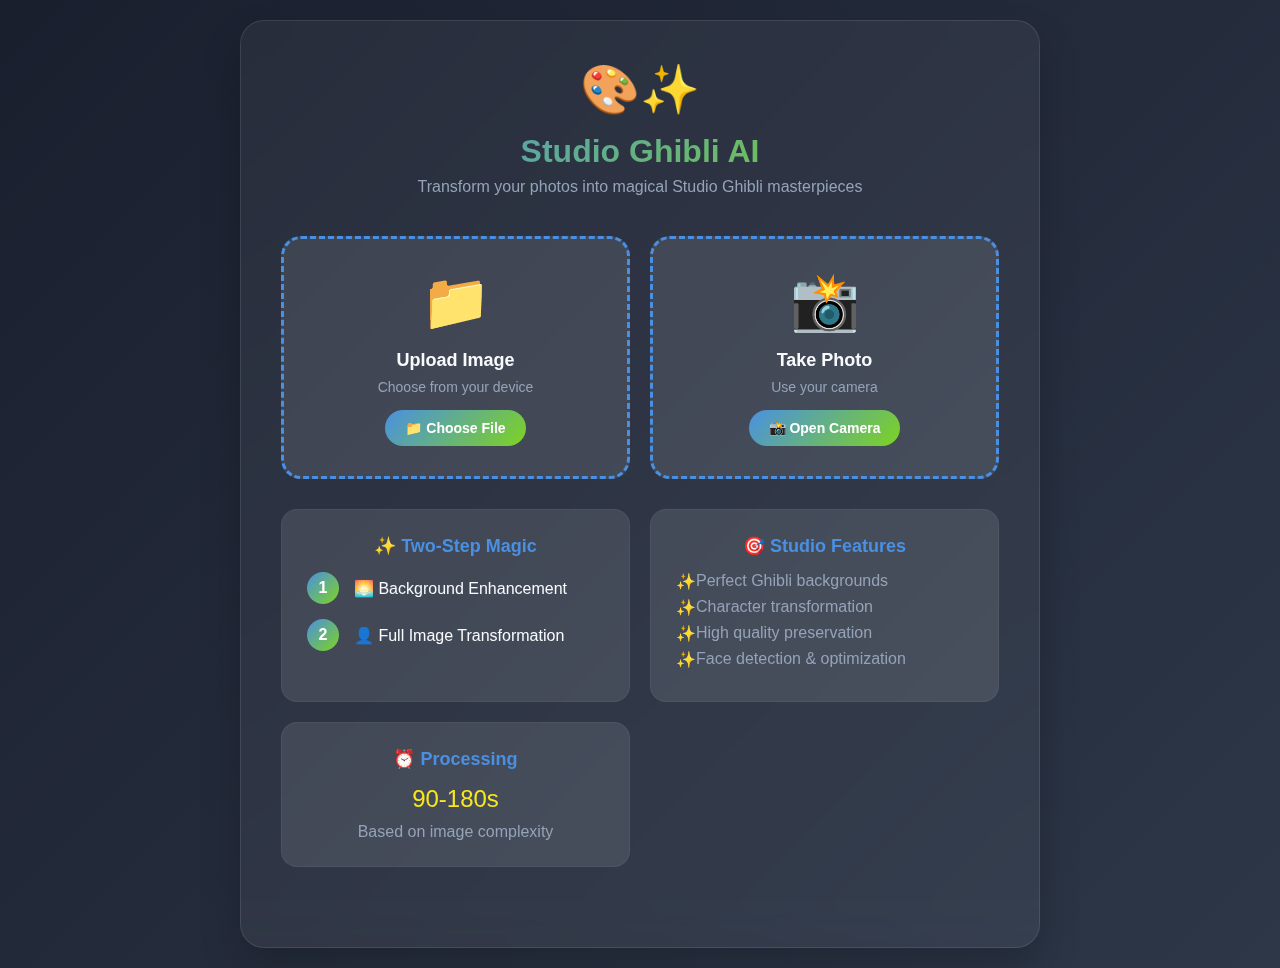
<file: Resources/ghibli-webapp/templates/index.html>
<!DOCTYPE html>
<html lang="en">
<head>
    <meta charset="UTF-8">
    <meta name="viewport" content="width=device-width, initial-scale=1.0">
    <title>Studio Ghibli AI | Transform Your Photos</title>
    <style>
        :root {
            --ghibli-blue: #4a90e2;
            --ghibli-green: #7ed321;
            --ghibli-yellow: #f8e71c;
            --ghibli-pink: #ff7bac;
            --dark: #1a1f2e;
            --light: #f8fafc;
            --glass: rgba(255, 255, 255, 0.1);
            --shadow: 0 20px 40px rgba(0, 0, 0, 0.2);
        }
        
        * {
            margin: 0;
            padding: 0;
            box-sizing: border-box;
        }
        
        body {
            font-family: -apple-system, BlinkMacSystemFont, 'Segoe UI', sans-serif;
            background: linear-gradient(135deg, var(--dark) 0%, #2d3748 100%);
            color: var(--light);
            min-height: 100vh;
            padding: 20px;
            display: flex;
            align-items: center;
            justify-content: center;
        }
        
        .container {
            width: 100%;
            max-width: 800px;
            background: rgba(255, 255, 255, 0.05);
            backdrop-filter: blur(20px);
            border-radius: 24px;
            padding: 40px;
            box-shadow: var(--shadow);
            border: 1px solid rgba(255, 255, 255, 0.1);
        }
        
        header {
            text-align: center;
            margin-bottom: 40px;
        }
        
        .logo {
            font-size: 48px;
            margin-bottom: 15px;
            display: inline-block;
        }
        
        h1 {
            font-size: 32px;
            font-weight: 700;
            margin-bottom: 8px;
            background: linear-gradient(135deg, var(--ghibli-blue), var(--ghibli-green));
            -webkit-background-clip: text;
            -webkit-text-fill-color: transparent;
        }
        
        .subtitle {
            color: #94a3b8;
            font-size: 16px;
            max-width: 500px;
            margin: 0 auto;
        }
        
        .upload-section {
            display: flex;
            gap: 20px;
            margin-bottom: 30px;
        }
        
        .upload-option {
            flex: 1;
            border: 3px dashed var(--ghibli-blue);
            border-radius: 20px;
            padding: 30px 20px;
            text-align: center;
            background: var(--glass);
            cursor: pointer;
            transition: all 0.3s ease;
        }
        
        .upload-option:hover {
            border-color: var(--ghibli-green);
            background: rgba(126, 211, 33, 0.05);
            transform: translateY(-5px);
        }
        
        .upload-icon {
            font-size: 56px;
            margin-bottom: 15px;
            color: var(--ghibli-blue);
        }
        
        .upload-option h3 {
            font-size: 18px;
            margin-bottom: 8px;
            color: var(--light);
        }
        
        .upload-option p {
            color: #94a3b8;
            font-size: 14px;
            margin-bottom: 15px;
        }
        
        .upload-btn {
            background: linear-gradient(135deg, var(--ghibli-blue), var(--ghibli-green));
            color: white;
            border: none;
            padding: 10px 20px;
            border-radius: 50px;
            font-size: 14px;
            font-weight: 600;
            cursor: pointer;
            display: inline-flex;
            align-items: center;
            gap: 8px;
            transition: transform 0.3s, box-shadow 0.3s;
        }
        
        .upload-btn:hover {
            transform: translateY(-2px);
            box-shadow: 0 10px 20px rgba(74, 144, 226, 0.3);
        }
        
        .file-input {
            display: none;
        }
        
        .camera-preview {
            display: none;
            text-align: center;
            margin: 20px 0;
        }
        
        #video {
            width: 100%;
            max-width: 400px;
            border-radius: 12px;
            margin-bottom: 15px;
            border: 3px solid var(--ghibli-blue);
        }
        
        .camera-controls {
            display: flex;
            gap: 10px;
            justify-content: center;
        }
        
        .camera-btn {
            background: var(--ghibli-green);
            color: white;
            border: none;
            padding: 10px 20px;
            border-radius: 50px;
            font-size: 14px;
            font-weight: 600;
            cursor: pointer;
            display: inline-flex;
            align-items: center;
            gap: 8px;
            transition: transform 0.3s;
        }
        
        .camera-btn:hover {
            transform: translateY(-2px);
        }
        
        .camera-btn.cancel {
            background: #ef4444;
        }
        
        .file-info {
            display: none;
            background: rgba(255, 255, 255, 0.08);
            border-radius: 16px;
            padding: 25px;
            margin-bottom: 30px;
            border-left: 4px solid var(--ghibli-green);
        }
        
        .selected-file {
            display: flex;
            justify-content: space-between;
            align-items: center;
            background: rgba(0, 0, 0, 0.2);
            padding: 15px 20px;
            border-radius: 12px;
            margin-bottom: 20px;
        }
        
        #fileName {
            font-weight: 600;
            color: var(--light);
        }
        
        .remove-btn {
            background: rgba(239, 68, 68, 0.2);
            color: #f87171;
            border: none;
            width: 36px;
            height: 36px;
            border-radius: 50%;
            cursor: pointer;
            font-size: 20px;
            display: flex;
            align-items: center;
            justify-content: center;
            transition: background 0.3s;
        }
        
        .remove-btn:hover {
            background: rgba(239, 68, 68, 0.3);
        }
        
        .convert-btn {
            background: linear-gradient(135deg, var(--ghibli-pink), var(--ghibli-yellow));
            color: var(--dark);
            border: none;
            padding: 16px 40px;
            border-radius: 50px;
            font-size: 18px;
            font-weight: 700;
            cursor: pointer;
            display: flex;
            align-items: center;
            gap: 12px;
            margin: 0 auto;
            transition: transform 0.3s, box-shadow 0.3s;
        }
        
        .convert-btn:hover:not(:disabled) {
            transform: translateY(-2px);
            box-shadow: 0 10px 20px rgba(255, 123, 172, 0.3);
        }
        
        .convert-btn:disabled {
            opacity: 0.5;
            cursor: not-allowed;
        }
        
        .features-grid {
            display: grid;
            grid-template-columns: repeat(auto-fit, minmax(250px, 1fr));
            gap: 20px;
            margin-bottom: 40px;
        }
        
        .feature-card {
            background: var(--glass);
            border-radius: 16px;
            padding: 25px;
            text-align: center;
            transition: transform 0.3s;
            border: 1px solid rgba(255, 255, 255, 0.05);
        }
        
        .feature-card:hover {
            transform: translateY(-5px);
            border-color: rgba(74, 144, 226, 0.3);
        }
        
        .feature-card h3 {
            color: var(--ghibli-blue);
            margin-bottom: 15px;
            font-size: 18px;
        }
        
        .feature-card ul {
            list-style: none;
            text-align: left;
        }
        
        .feature-card li {
            margin-bottom: 8px;
            color: #94a3b8;
            padding-left: 20px;
            position: relative;
        }
        
        .feature-card li:before {
            content: "✨";
            position: absolute;
            left: 0;
        }
        
        .process-steps {
            display: flex;
            flex-direction: column;
            gap: 15px;
            margin-top: 15px;
        }
        
        .step {
            display: flex;
            align-items: center;
            gap: 15px;
        }
        
        .step-number {
            background: linear-gradient(135deg, var(--ghibli-blue), var(--ghibli-green));
            color: white;
            width: 32px;
            height: 32px;
            border-radius: 50%;
            display: flex;
            align-items: center;
            justify-content: center;
            font-weight: bold;
        }
        
        .loading-section {
            display: none;
            text-align: center;
            background: rgba(0, 0, 0, 0.3);
            border-radius: 20px;
            padding: 40px;
            margin-top: 30px;
        }
        
        .loading-spinner {
            width: 60px;
            height: 60px;
            border: 4px solid rgba(255, 255, 255, 0.1);
            border-top: 4px solid var(--ghibli-green);
            border-radius: 50%;
            animation: spin 1s linear infinite;
            margin: 0 auto 25px;
        }
        
        @keyframes spin {
            0% { transform: rotate(0deg); }
            100% { transform: rotate(360deg); }
        }
        
        #statusMessage {
            color: #94a3b8;
            margin-bottom: 25px;
            font-size: 16px;
        }
        
        .progress-bar {
            height: 8px;
            background: rgba(255, 255, 255, 0.1);
            border-radius: 4px;
            overflow: hidden;
            max-width: 400px;
            margin: 0 auto;
        }
        
        .progress-fill {
            height: 100%;
            background: linear-gradient(90deg, var(--ghibli-blue), var(--ghibli-green));
            border-radius: 4px;
            width: 0%;
            transition: width 0.3s;
        }
        
        canvas {
            display: none;
        }
        
        .preview-image {
            max-width: 100%;
            max-height: 200px;
            border-radius: 12px;
            margin: 15px 0;
            display: none;
        }
        
        .result-section {
            display: none;
            text-align: center;
            background: rgba(0, 0, 0, 0.3);
            border-radius: 20px;
            padding: 40px;
            margin-top: 30px;
        }
        
        .result-image {
            max-width: 100%;
            max-height: 400px;
            border-radius: 12px;
            margin: 20px 0;
            border: 3px solid var(--ghibli-green);
        }
        
        .result-actions {
            display: flex;
            gap: 15px;
            justify-content: center;
            margin-top: 20px;
        }
        
        .result-btn {
            background: linear-gradient(135deg, var(--ghibli-blue), var(--ghibli-green));
            color: white;
            border: none;
            padding: 12px 30px;
            border-radius: 50px;
            font-size: 16px;
            font-weight: 600;
            cursor: pointer;
            display: inline-flex;
            align-items: center;
            gap: 10px;
            transition: transform 0.3s;
        }
        
        .result-btn:hover {
            transform: translateY(-2px);
        }
        
        @media (max-width: 768px) {
            .container {
                padding: 25px;
            }
            
            .upload-section {
                flex-direction: column;
            }
            
            .upload-option {
                padding: 20px;
            }
            
            .features-grid {
                grid-template-columns: 1fr;
            }
            
            .result-actions {
                flex-direction: column;
                align-items: center;
            }
        }
    </style>
</head>
<body>
    <div class="container">
        <header>
            <div class="logo">🎨✨</div>
            <h1>Studio Ghibli AI</h1>
            <p class="subtitle">Transform your photos into magical Studio Ghibli masterpieces</p>
        </header>

        <!-- Upload Options -->
        <div class="upload-section">
            <!-- File Upload -->
            <div class="upload-option" onclick="document.getElementById('fileInput').click()">
                <div class="upload-icon">📁</div>
                <h3>Upload Image</h3>
                <p>Choose from your device</p>
                <button class="upload-btn">
                    📁 Choose File
                </button>
            </div>

            <!-- Camera Capture -->
            <div class="upload-option" onclick="openCamera()">
                <div class="upload-icon">📸</div>
                <h3>Take Photo</h3>
                <p>Use your camera</p>
                <button class="upload-btn">
                    📸 Open Camera
                </button>
            </div>
        </div>

        <input type="file" id="fileInput" class="file-input" accept="image/*" onchange="handleFile(event)">

        <!-- Camera Preview -->
        <div class="camera-preview" id="cameraPreview">
            <video id="video" autoplay playsinline></video>
            <div class="camera-controls">
                <button class="camera-btn" onclick="capturePhoto()">
                    📸 Capture Photo
                </button>
                <button class="camera-btn cancel" onclick="closeCamera()">
                    ✕ Cancel
                </button>
            </div>
        </div>

        <!-- Image Preview -->
        <img class="preview-image" id="previewImage" alt="Preview">

        <!-- File Info -->
        <div class="file-info" id="fileInfo">
            <div class="selected-file">
                <span id="fileName">your_image.jpg</span>
                <button class="remove-btn" onclick="removeFile()">×</button>
            </div>
            <button class="convert-btn" id="convertBtn" onclick="startConversion()" disabled>
                🎨 Transform to Ghibli Art
            </button>
        </div>

        <!-- Features Grid -->
        <div class="features-grid">
            <div class="feature-card">
                <h3>✨ Two-Step Magic</h3>
                <div class="process-steps">
                    <div class="step">
                        <span class="step-number">1</span>
                        <span>🌅 Background Enhancement</span>
                    </div>
                    <div class="step">
                        <span class="step-number">2</span>
                        <span>👤 Full Image Transformation</span>
                    </div>
                </div>
            </div>

            <div class="feature-card">
                <h3>🎯 Studio Features</h3>
                <ul>
                    <li>Perfect Ghibli backgrounds</li>
                    <li>Character transformation</li>
                    <li>High quality preservation</li>
                    <li>Face detection & optimization</li>
                </ul>
            </div>

            <div class="feature-card">
                <h3>⏰ Processing</h3>
                <p style="color: var(--ghibli-yellow); font-size: 24px; margin: 10px 0;">90-180s</p>
                <p style="color: #94a3b8;">Based on image complexity</p>
            </div>
        </div>

        <!-- Loading Section -->
        <div class="loading-section" id="loadingSection">
            <div class="loading-spinner"></div>
            <h3 style="margin-bottom: 15px;">Creating Your Ghibli Masterpiece</h3>
            <p id="statusMessage">Initializing transformation...</p>
            <div class="progress-bar">
                <div class="progress-fill" id="progressFill"></div>
            </div>
        </div>

        <!-- Result Section -->
        <div class="result-section" id="resultSection">
            <h2 style="margin-bottom: 20px;">✨ Your Ghibli Masterpiece is Ready!</h2>
            <img class="result-image" id="resultImage" alt="Ghibli Art Result">
            <div class="result-actions">
                <button class="result-btn" onclick="downloadResult()">
                    💾 Download Image
                </button>
                <button class="result-btn" onclick="startNewConversion()">
                    🎨 Convert Another
                </button>
            </div>
        </div>
    </div>

    <!-- Hidden Canvas for Camera -->
    <canvas id="canvas"></canvas>

    <script>
        const fileInput = document.getElementById('fileInput');
        const fileInfo = document.getElementById('fileInfo');
        const convertBtn = document.getElementById('convertBtn');
        const loadingSection = document.getElementById('loadingSection');
        const statusMessage = document.getElementById('statusMessage');
        const progressFill = document.getElementById('progressFill');
        const fileName = document.getElementById('fileName');
        const previewImage = document.getElementById('previewImage');
        const cameraPreview = document.getElementById('cameraPreview');
        const video = document.getElementById('video');
        const canvas = document.getElementById('canvas');
        const resultSection = document.getElementById('resultSection');
        const resultImage = document.getElementById('resultImage');
        
        let currentFile = null;
        let cameraStream = null;
        let currentConversionId = null;
        let statusCheckInterval = null;
        
        // Handle file upload
        function handleFile(event) {
            const file = event.target.files[0];
            if (!file) return;
            
            if (!file.type.match('image.*')) {
                alert('Please select an image file (PNG, JPG, JPEG, WEBP, BMP)');
                return;
            }
            
            if (file.size > 16 * 1024 * 1024) {
                alert('File size must be less than 16MB');
                return;
            }
            
            currentFile = file;
            fileName.textContent = file.name;
            fileInfo.style.display = 'block';
            convertBtn.disabled = false;
            
            // Show preview
            const reader = new FileReader();
            reader.onload = function(e) {
                previewImage.src = e.target.result;
                previewImage.style.display = 'block';
            };
            reader.readAsDataURL(file);
            
            // Close camera if open
            closeCamera();
        }
        
        // Open camera
        function openCamera() {
            navigator.mediaDevices.getUserMedia({ 
                video: { 
                    facingMode: 'environment',
                    width: { ideal: 1280 },
                    height: { ideal: 720 }
                } 
            })
            .then(stream => {
                cameraStream = stream;
                video.srcObject = stream;
                cameraPreview.style.display = 'block';
                fileInfo.style.display = 'none';
                previewImage.style.display = 'none';
                convertBtn.disabled = true;
            })
            .catch(err => {
                console.error('Camera error:', err);
                alert('Could not access camera. Please check permissions.');
            });
        }
        
        // Close camera
        function closeCamera() {
            if (cameraStream) {
                cameraStream.getTracks().forEach(track => track.stop());
                cameraStream = null;
            }
            cameraPreview.style.display = 'none';
        }
        
        // Capture photo
        function capturePhoto() {
            const context = canvas.getContext('2d');
            
            // Set canvas dimensions to match video
            canvas.width = video.videoWidth;
            canvas.height = video.videoHeight;
            
            // Draw video frame to canvas
            context.drawImage(video, 0, 0, canvas.width, canvas.height);
            
            // Convert canvas to blob
            canvas.toBlob(blob => {
                // Create file object
                currentFile = new File([blob], `camera_${Date.now()}.jpg`, { 
                    type: 'image/jpeg' 
                });
                
                // Update UI
                fileName.textContent = 'Camera Photo';
                fileInfo.style.display = 'block';
                convertBtn.disabled = false;
                
                // Show preview
                previewImage.src = URL.createObjectURL(blob);
                previewImage.style.display = 'block';
                
                // Close camera
                closeCamera();
                
            }, 'image/jpeg', 0.9);
        }
        
        // Remove file
        function removeFile() {
            currentFile = null;
            fileInput.value = '';
            fileInfo.style.display = 'none';
            convertBtn.disabled = true;
            previewImage.style.display = 'none';
        }
        
        // Start conversion
        async function startConversion() {
            if (!currentFile) {
                alert('Please upload an image first');
                return;
            }
            
            // Show loading
            fileInfo.style.display = 'none';
            loadingSection.style.display = 'block';
            convertBtn.disabled = true;
            previewImage.style.display = 'none';
            resultSection.style.display = 'none';
            
            // Create FormData
            const formData = new FormData();
            formData.append('file', currentFile);
            
            try {
                // Upload file to server
                statusMessage.textContent = 'Uploading image...';
                
                const uploadResponse = await fetch('/upload', {
                    method: 'POST',
                    body: formData
                });
                
                if (!uploadResponse.ok) {
                    throw new Error('Upload failed');
                }
                
                const uploadData = await uploadResponse.json();
                currentConversionId = uploadData.conversion_id;
                
                // Start checking conversion status
                checkConversionStatus();
                
            } catch (error) {
                console.error('Conversion error:', error);
                statusMessage.textContent = 'Error: ' + error.message;
                setTimeout(() => {
                    loadingSection.style.display = 'none';
                    fileInfo.style.display = 'block';
                    convertBtn.disabled = false;
                }, 2000);
            }
        }
        
        // Check conversion status
        async function checkConversionStatus() {
            if (!currentConversionId) return;
            
            if (statusCheckInterval) {
                clearInterval(statusCheckInterval);
            }
            
            statusCheckInterval = setInterval(async () => {
                try {
                    const response = await fetch(`/status/${currentConversionId}`);
                    const data = await response.json();
                    
                    // Update progress and message
                    if (data.message) {
                        statusMessage.textContent = data.message;
                    }
                    
                    // Handle different statuses
                    if (data.status === 'completed') {
                        clearInterval(statusCheckInterval);
                        loadingSection.style.display = 'none';
                        
                        // Show result
                        resultImage.src = `/download/${currentConversionId}?preview=true`;
                        resultSection.style.display = 'block';
                        
                    } else if (data.status === 'error') {
                        clearInterval(statusCheckInterval);
                        statusMessage.textContent = 'Error: ' + data.message;
                        setTimeout(() => {
                            loadingSection.style.display = 'none';
                            fileInfo.style.display = 'block';
                            convertBtn.disabled = false;
                        }, 3000);
                    }
                    
                } catch (error) {
                    console.error('Status check error:', error);
                }
            }, 2000); // Check every 2 seconds
        }
        
        // Download result
        function downloadResult() {
            if (currentConversionId) {
                window.location.href = `/download/${currentConversionId}`;
            }
        }
        
        // Start new conversion
        function startNewConversion() {
            currentConversionId = null;
            resultSection.style.display = 'none';
            fileInfo.style.display = 'block';
            removeFile();
        }
        
        // Drag and drop
        const uploadOptions = document.querySelectorAll('.upload-option');
        
        uploadOptions.forEach(option => {
            option.addEventListener('dragover', (e) => {
                e.preventDefault();
                option.style.borderColor = 'var(--ghibli-green)';
                option.style.background = 'rgba(126, 211, 33, 0.1)';
            });
            
            option.addEventListener('dragleave', () => {
                option.style.borderColor = 'var(--ghibli-blue)';
                option.style.background = 'var(--glass)';
            });
            
            option.addEventListener('drop', (e) => {
                e.preventDefault();
                option.style.borderColor = 'var(--ghibli-blue)';
                option.style.background = 'var(--glass)';
                
                if (e.dataTransfer.files.length) {
                    const file = e.dataTransfer.files[0];
                    if (file.type.match('image.*')) {
                        const event = { target: { files: [file] } };
                        handleFile(event);
                    } else {
                        alert('Please drop an image file (PNG, JPG, JPEG, WEBP, BMP)');
                    }
                }
            });
        });
        
        // Initialize
        console.log('Studio Ghibli AI loaded with real conversion support');
    </script>
</body>
</html>
</file>
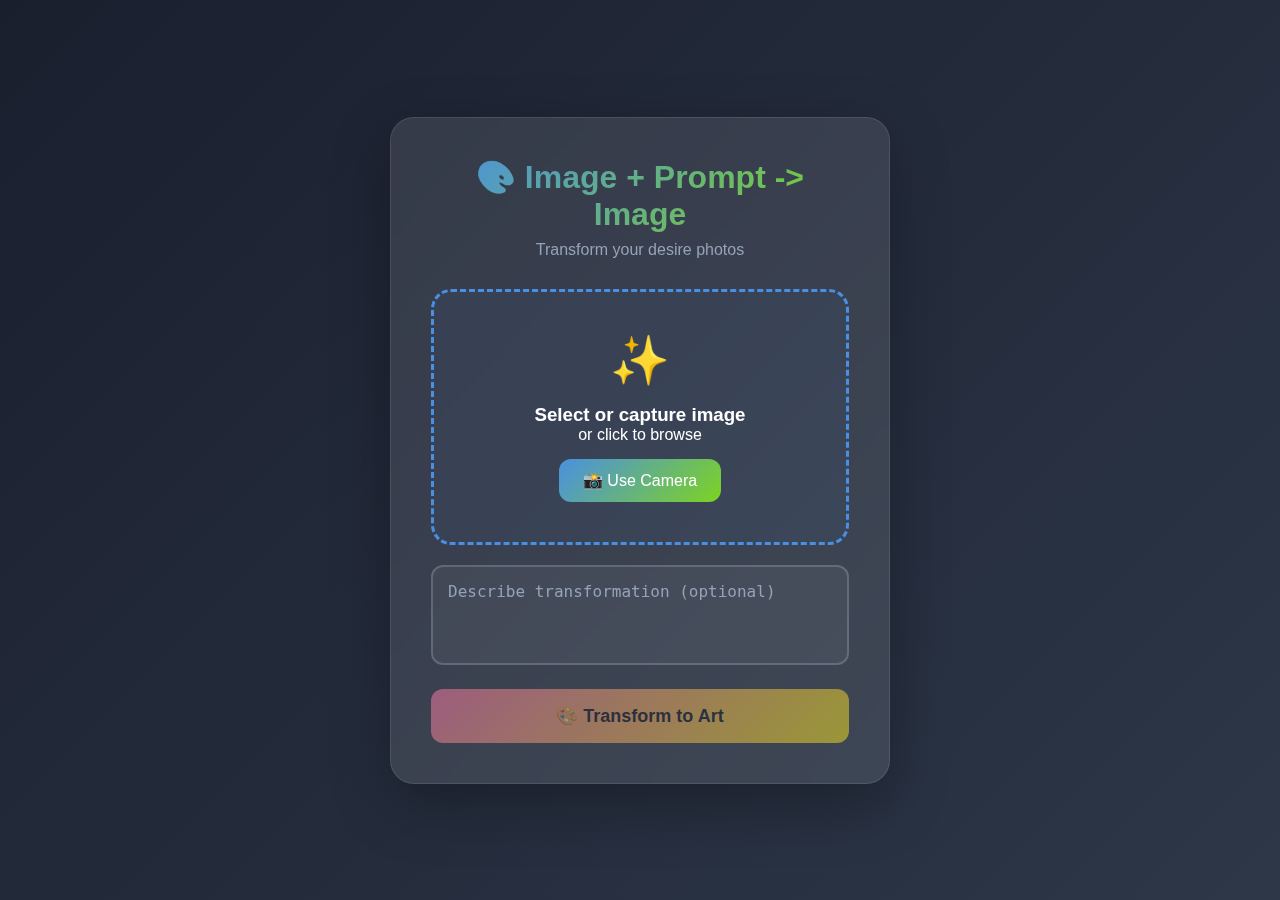
<file: Resources/image-prompt/templates/index.html>
<!DOCTYPE html>
<html lang="en">
<head>
    <meta charset="UTF-8">
    <title>Studio Ghibli AI</title>
    <style>
        * { margin: 0; padding: 0; box-sizing: border-box; }
        
        body {
            font-family: -apple-system, BlinkMacSystemFont, 'Segoe UI', sans-serif;
            background: linear-gradient(135deg, #1a1f2e 0%, #2d3748 100%);
            min-height: 100vh;
            display: flex;
            align-items: center;
            justify-content: center;
            padding: 20px;
            color: white;
        }
        
        .card {
            background: rgba(255, 255, 255, 0.1);
            backdrop-filter: blur(10px);
            border-radius: 24px;
            padding: 40px;
            width: 100%;
            max-width: 500px;
            box-shadow: 0 20px 60px rgba(0,0,0,0.3);
            border: 1px solid rgba(255,255,255,0.1);
        }
        
        .title {
            text-align: center;
            margin-bottom: 30px;
        }
        
        h1 {
            font-size: 32px;
            background: linear-gradient(135deg, #4a90e2 0%, #7ed321 100%);
            -webkit-background-clip: text;
            -webkit-text-fill-color: transparent;
            margin-bottom: 8px;
        }
        
        .subtitle {
            color: #94a3b8;
            font-size: 16px;
        }
        
        .upload-area {
            border: 3px dashed #4a90e2;
            border-radius: 20px;
            padding: 40px;
            text-align: center;
            margin-bottom: 20px;
            cursor: pointer;
            transition: all 0.3s;
            background: rgba(74, 144, 226, 0.05);
            position: relative;
            min-height: 200px;
            display: flex;
            flex-direction: column;
            justify-content: center;
            align-items: center;
        }
        
        .upload-area.drag-over {
            border-color: #7ed321;
            background: rgba(126, 211, 33, 0.1);
        }
        
        .icon {
            font-size: 48px;
            margin-bottom: 15px;
            color: #4a90e2;
        }
        
        .camera-btn {
            background: linear-gradient(135deg, #4a90e2, #7ed321);
            color: white;
            border: none;
            padding: 12px 24px;
            border-radius: 12px;
            cursor: pointer;
            font-size: 16px;
            margin-top: 15px;
            display: flex;
            align-items: center;
            gap: 8px;
        }
        
        .image-preview {
            display: none;
            max-width: 100%;
            max-height: 200px;
            border-radius: 12px;
            margin-top: 15px;
            border: 3px solid #4a90e2;
            object-fit: contain;
        }
        
        .camera-preview {
            display: none;
            text-align: center;
            margin: 20px 0;
        }
        
        video {
            width: 100%;
            border-radius: 12px;
            margin-bottom: 15px;
            border: 3px solid #4a90e2;
        }
        
        .capture-btn {
            background: #48bb78;
            color: white;
            border: none;
            padding: 10px 20px;
            border-radius: 10px;
            cursor: pointer;
            margin: 0 5px;
        }
        
        .cancel-btn {
            background: #f56565;
            color: white;
            border: none;
            padding: 10px 20px;
            border-radius: 10px;
            cursor: pointer;
            margin: 0 5px;
        }
        
        .prompt-box {
            margin-top: 20px;
        }
        
        textarea {
            width: 100%;
            height: 100px;
            padding: 15px;
            border: 2px solid rgba(226, 232, 240, 0.2);
            border-radius: 12px;
            font-size: 16px;
            resize: none;
            background: rgba(255, 255, 255, 0.05);
            color: white;
        }
        
        textarea::placeholder {
            color: #94a3b8;
        }
        
        .transform-btn {
            background: linear-gradient(135deg, #ff7bac 0%, #f8e71c 100%);
            color: #1a1f2e;
            border: none;
            padding: 16px 32px;
            border-radius: 12px;
            cursor: pointer;
            font-size: 18px;
            width: 100%;
            margin-top: 20px;
            font-weight: 600;
        }
        
        .transform-btn:disabled {
            opacity: 0.5;
            cursor: not-allowed;
        }
        
        .loading {
            display: none;
            text-align: center;
            margin: 30px 0;
            padding: 20px;
            background: rgba(0, 0, 0, 0.2);
            border-radius: 12px;
        }
        
        .spinner {
            border: 4px solid rgba(243, 243, 243, 0.2);
            border-top: 4px solid #4a90e2;
            border-radius: 50%;
            width: 40px;
            height: 40px;
            animation: spin 1s linear infinite;
            margin: 0 auto 15px;
        }
        
        @keyframes spin {
            0% { transform: rotate(0deg); }
            100% { transform: rotate(360deg); }
        }
        
        input[type="file"] {
            display: none;
        }
        
        .result-section {
            display: none;
            text-align: center;
            margin-top: 30px;
            padding: 20px;
            background: rgba(0, 0, 0, 0.2);
            border-radius: 12px;
        }
        
        .result-image {
            max-width: 100%;
            max-height: 300px;
            border-radius: 12px;
            margin: 15px 0;
            border: 3px solid #7ed321;
        }
        
        .error {
            color: #f56565;
            background: rgba(245, 101, 101, 0.1);
            padding: 10px;
            border-radius: 8px;
            margin: 10px 0;
            display: none;
        }
    </style>
</head>
<body>
    <div class="card">
        <div class="title">
            <h1>🎨 Image + Prompt -> Image</h1>
            <p class="subtitle">Transform your desire photos</p>
        </div>
        
        <div class="upload-area" id="uploadArea">
            <div class="icon" id="uploadIcon">✨</div>
            <h3 id="uploadTitle">Select or capture image</h3>
            <p>or click to browse</p>
            <button class="camera-btn" id="cameraBtn">
                📸 Use Camera
            </button>
            <img class="image-preview" id="imagePreview" alt="Preview">
            <div id="fileName"></div>
        </div>
        
        <input type="file" id="fileInput" accept="image/*">
        
        <div class="camera-preview" id="cameraPreview">
            <video id="video" autoplay playsinline></video>
            <div>
                <button class="capture-btn" id="captureBtn">
                    📸 Capture
                </button>
                <button class="cancel-btn" id="cancelBtn">
                    ✕ Cancel
                </button>
            </div>
        </div>
        
        <div class="prompt-box">
            <textarea placeholder="Describe transformation (optional)" id="prompt"></textarea>
        </div>
        
        <div class="error" id="error"></div>
        
        <button class="transform-btn" id="transformBtn" disabled>
            🎨 Transform to Art
        </button>
        
        <div class="loading" id="loading">
            <div class="spinner"></div>
            <p id="statusMessage">Initializing...</p>
        </div>
        
        <div class="result-section" id="resultSection">
            <h3>✨ Your Masterpiece!</h3>
            <img class="result-image" id="resultImage" alt="Result">
            <div>
                <button class="transform-btn" id="downloadBtn">
                    💾 Download
                </button>
                <button class="camera-btn" id="newBtn" style="margin-top: 10px;">
                    🎨 New Image
                </button>
            </div>
        </div>
    </div>
    
    <canvas id="canvas" style="display:none"></canvas>
    
    <script>
        // DOM Elements
        const fileInput = document.getElementById('fileInput');
        const uploadArea = document.getElementById('uploadArea');
        const imagePreview = document.getElementById('imagePreview');
        const fileName = document.getElementById('fileName');
        const transformBtn = document.getElementById('transformBtn');
        const loading = document.getElementById('loading');
        const statusMessage = document.getElementById('statusMessage');
        const resultSection = document.getElementById('resultSection');
        const resultImage = document.getElementById('resultImage');
        const errorDiv = document.getElementById('error');
        const cameraBtn = document.getElementById('cameraBtn');
        const captureBtn = document.getElementById('captureBtn');
        const cancelBtn = document.getElementById('cancelBtn');
        const downloadBtn = document.getElementById('downloadBtn');
        const newBtn = document.getElementById('newBtn');
        const video = document.getElementById('video');
        const canvas = document.getElementById('canvas');
        const cameraPreview = document.getElementById('cameraPreview');
        
        // State
        let currentFile = null;
        let stream = null;
        let conversionId = null;
        
        // Event Listeners
        uploadArea.addEventListener('click', () => fileInput.click());
        
        fileInput.addEventListener('change', (e) => {
            if (e.target.files[0]) handleFile(e.target.files[0]);
        });
        
        cameraBtn.addEventListener('click', openCamera);
        captureBtn.addEventListener('click', capturePhoto);
        cancelBtn.addEventListener('click', closeCamera);
        transformBtn.addEventListener('click', startConversion);
        downloadBtn.addEventListener('click', downloadResult);
        newBtn.addEventListener('click', resetForm);
        
        // Drag & Drop
        uploadArea.addEventListener('dragover', (e) => {
            e.preventDefault();
            uploadArea.classList.add('drag-over');
        });
        
        uploadArea.addEventListener('dragleave', () => {
            uploadArea.classList.remove('drag-over');
        });
        
        uploadArea.addEventListener('drop', (e) => {
            e.preventDefault();
            uploadArea.classList.remove('drag-over');
            if (e.dataTransfer.files[0]) handleFile(e.dataTransfer.files[0]);
        });
        
        // Functions
        function handleFile(file) {
            if (!file.type.match('image.*')) {
                showError('Please select an image file');
                return;
            }
            
            if (file.size > 50 * 1024 * 1024) {
                showError('File must be less than 50MB');
                return;
            }
            
            currentFile = file;
            clearError();
            
            const reader = new FileReader();
            reader.onload = (e) => {
                imagePreview.src = e.target.result;
                imagePreview.style.display = 'block';
                document.getElementById('uploadIcon').style.display = 'none';
                document.getElementById('uploadTitle').style.display = 'none';
                fileName.textContent = file.name;
                transformBtn.disabled = false;
            };
            reader.readAsDataURL(file);
            
            closeCamera();
        }
        
        function openCamera() {
            navigator.mediaDevices.getUserMedia({ video: true })
                .then(s => {
                    stream = s;
                    video.srcObject = s;
                    cameraPreview.style.display = 'block';
                    uploadArea.style.display = 'none';
                    clearError();
                })
                .catch(() => showError('Camera access denied'));
        }
        
        function closeCamera() {
            if (stream) {
                stream.getTracks().forEach(track => track.stop());
                stream = null;
            }
            cameraPreview.style.display = 'none';
            uploadArea.style.display = 'flex';
        }
        
        function capturePhoto() {
            canvas.width = video.videoWidth;
            canvas.height = video.videoHeight;
            const ctx = canvas.getContext('2d');
            ctx.drawImage(video, 0, 0);
            
            canvas.toBlob(blob => {
                currentFile = new File([blob], 'photo.jpg', { type: 'image/jpeg' });
                
                imagePreview.src = URL.createObjectURL(blob);
                imagePreview.style.display = 'block';
                document.getElementById('uploadIcon').style.display = 'none';
                document.getElementById('uploadTitle').style.display = 'none';
                fileName.textContent = 'Camera Photo';
                transformBtn.disabled = false;
                
                closeCamera();
            }, 'image/jpeg', 0.9);
        }
        
        async function startConversion() {
            if (!currentFile) {
                showError('Please select an image first');
                return;
            }
            
            const prompt = document.getElementById('prompt').value.trim();
            
            loading.style.display = 'block';
            transformBtn.disabled = true;
            resultSection.style.display = 'none';
            statusMessage.textContent = 'Uploading...';
            clearError();
            
            try {
                const formData = new FormData();
                formData.append('file', currentFile);
                if (prompt) formData.append('prompt', prompt);
                
                const response = await fetch('/upload', {
                    method: 'POST',
                    body: formData
                });
                
                const data = await response.json();
                
                if (!response.ok) {
                    throw new Error(data.error || 'Upload failed');
                }
                
                conversionId = data.conversion_id;
                statusMessage.textContent = 'Processing...';
                
                // Start checking status
                checkStatus();
                
            } catch (error) {
                showError(error.message);
                loading.style.display = 'none';
                transformBtn.disabled = false;
            }
        }
        
        async function checkStatus() {
            if (!conversionId) return;
            
            try {
                const response = await fetch(`/status/${conversionId}`);
                const data = await response.json();
                
                if (data.status === 'completed') {
                    loading.style.display = 'none';
                    resultImage.src = `/download/${conversionId}?t=${Date.now()}`;
                    resultSection.style.display = 'block';
                } else if (data.status === 'error') {
                    showError(data.message);
                    loading.style.display = 'none';
                    transformBtn.disabled = false;
                } else if (data.status === 'processing') {
                    statusMessage.textContent = data.message || 'Processing...';
                    setTimeout(checkStatus, 2000);
                }
            } catch (error) {
                console.error('Status check error:', error);
                setTimeout(checkStatus, 2000);
            }
        }
        
        function downloadResult() {
            if (conversionId) {
                window.location.href = `/download/${conversionId}`;
            }
        }
        
        function resetForm() {
            currentFile = null;
            conversionId = null;
            
            fileInput.value = '';
            document.getElementById('prompt').value = '';
            imagePreview.src = '';
            imagePreview.style.display = 'none';
            document.getElementById('uploadIcon').style.display = 'block';
            document.getElementById('uploadTitle').style.display = 'block';
            fileName.textContent = '';
            resultSection.style.display = 'none';
            resultImage.src = '';
            transformBtn.disabled = true;
            clearError();
        }
        
        function showError(message) {
            errorDiv.textContent = message;
            errorDiv.style.display = 'block';
        }
        
        function clearError() {
            errorDiv.style.display = 'none';
            errorDiv.textContent = '';
        }
    </script>
</body>
</html>
</file>
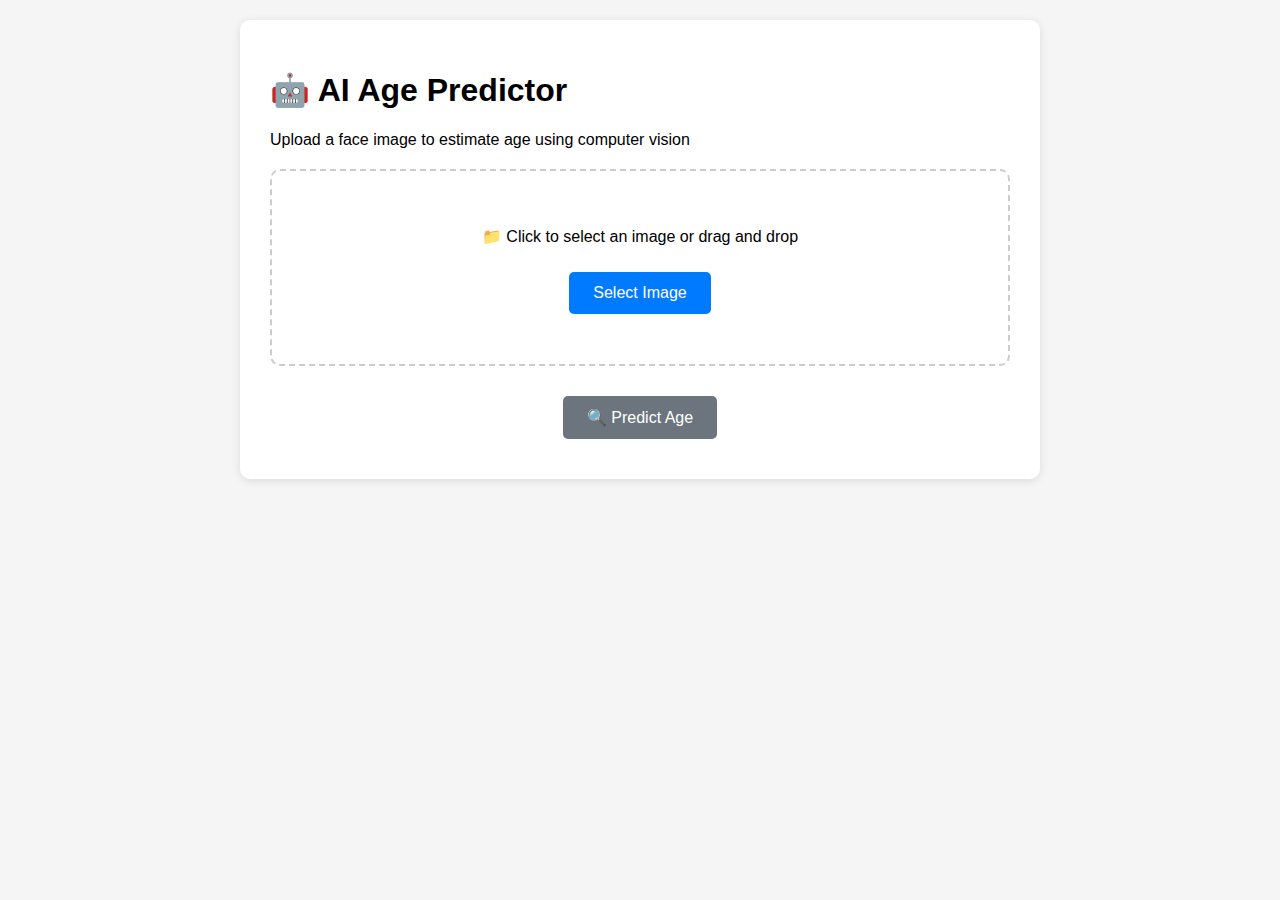
<file: Resources/age-predictor/app/templates/index.html>
<!DOCTYPE html>
<html>
<head>
    <title>AI Age Predictor</title>
    <style>
        body {
            font-family: Arial, sans-serif;
            max-width: 800px;
            margin: 0 auto;
            padding: 20px;
            background: #f5f5f5;
        }
        .container {
            background: white;
            padding: 30px;
            border-radius: 10px;
            box-shadow: 0 2px 10px rgba(0,0,0,0.1);
        }
        .upload-area {
            border: 2px dashed #ccc;
            border-radius: 10px;
            padding: 40px;
            text-align: center;
            margin: 20px 0;
            cursor: pointer;
        }
        .upload-area:hover {
            border-color: #007bff;
        }
        .btn {
            background: #007bff;
            color: white;
            border: none;
            padding: 12px 24px;
            border-radius: 5px;
            cursor: pointer;
            font-size: 16px;
            margin: 10px 5px;
        }
        .btn:disabled {
            background: #6c757d;
            cursor: not-allowed;
        }
        .btn:hover:not(:disabled) {
            background: #0056b3;
        }
        .image-preview {
            max-width: 300px;
            max-height: 300px;
            margin: 20px auto;
            display: none;
        }
        .results {
            display: none;
            margin-top: 30px;
            text-align: center;
        }
        .result-image {
            max-width: 500px;
            max-height: 500px;
            margin: 20px auto;
            border: 2px solid #007bff;
            border-radius: 10px;
        }
        .age-display {
            font-size: 24px;
            font-weight: bold;
            color: #007bff;
            margin: 20px 0;
        }
        .loading {
            display: none;
            text-align: center;
            margin: 20px 0;
        }
        .spinner {
            border: 4px solid #f3f3f3;
            border-top: 4px solid #007bff;
            border-radius: 50%;
            width: 40px;
            height: 40px;
            animation: spin 2s linear infinite;
            margin: 0 auto;
        }
        @keyframes spin {
            0% { transform: rotate(0deg); }
            100% { transform: rotate(360deg); }
        }
    </style>
</head>
<body>
    <div class="container">
        <h1>🤖 AI Age Predictor</h1>
        <p>Upload a face image to estimate age using computer vision</p>
        
        <div class="upload-area" id="uploadArea">
            <p>📁 Click to select an image or drag and drop</p>
            <input type="file" id="fileInput" accept="image/*" style="display: none;">
            <button class="btn" onclick="document.getElementById('fileInput').click()">
                Select Image
            </button>
        </div>
        
        <img id="preview" class="image-preview" alt="Preview">
        
        <div style="text-align: center;">
            <button class="btn" id="predictBtn" onclick="predictAge()" disabled>
                🔍 Predict Age
            </button>
        </div>
        
        <div class="loading" id="loading">
            <div class="spinner"></div>
            <p>Analyzing image... Please wait</p>
        </div>
        
        <div class="results" id="results">
            <h2>Prediction Result</h2>
            <div class="age-display" id="ageDisplay"></div>
            <img id="resultImage" class="result-image" alt="Result">
            <br>
            <button class="btn" onclick="downloadResult()">📥 Download Result</button>
        </div>
    </div>

    <script>
        let currentFilename = null;
        let currentResultImage = null;
        
        document.getElementById('fileInput').addEventListener('change', function(e) {
            if (e.target.files.length > 0) {
                handleFile(e.target.files[0]);
            }
        });
        
        function handleFile(file) {
            if (!file.type.startsWith('image/')) {
                alert('Please select an image file (JPEG, PNG, etc.)');
                return;
            }
            
            const formData = new FormData();
            formData.append('file', file);
            
            // Show loading
            document.getElementById('loading').style.display = 'block';
            
            fetch('/upload', {
                method: 'POST',
                body: formData
            })
            .then(response => response.json())
            .then(data => {
                document.getElementById('loading').style.display = 'none';
                
                if (data.error) {
                    alert('Error: ' + data.error);
                    return;
                }
                
                currentFilename = data.filename;
                document.getElementById('predictBtn').disabled = false;
                
                // Show preview
                const preview = document.getElementById('preview');
                preview.src = URL.createObjectURL(file);
                preview.style.display = 'block';
                
                alert('Image uploaded! Click "Predict Age" to analyze.');
            })
            .catch(error => {
                document.getElementById('loading').style.display = 'none';
                alert('Upload failed: ' + error);
            });
        }
        
        function predictAge() {
            if (!currentFilename) {
                alert('Please upload an image first.');
                return;
            }
            
            document.getElementById('loading').style.display = 'block';
            document.getElementById('predictBtn').disabled = true;
            
            fetch('/predict', {
                method: 'POST',
                headers: {
                    'Content-Type': 'application/json',
                },
                body: JSON.stringify({ filename: currentFilename })
            })
            .then(response => response.json())
            .then(data => {
                document.getElementById('loading').style.display = 'none';
                document.getElementById('predictBtn').disabled = false;
                
                if (data.error) {
                    alert('Prediction failed: ' + data.error);
                    return;
                }
                
                // Show results
                document.getElementById('ageDisplay').textContent = 
                    `Estimated Age: ${data.age} years (${data.faces_detected} face(s) detected)`;
                
                currentResultImage = data.output_image;
                document.getElementById('resultImage').src = '/results/' + data.output_image + '?t=' + Date.now();
                document.getElementById('results').style.display = 'block';
            })
            .catch(error => {
                document.getElementById('loading').style.display = 'none';
                document.getElementById('predictBtn').disabled = false;
                alert('Prediction failed: ' + error);
            });
        }
        
function downloadResult() {
    if (currentResultImage) {
        // Create a temporary link for download
        const link = document.createElement('a');
        link.href = '/download/' + currentResultImage;
        link.download = currentResultImage;
        document.body.appendChild(link);
        link.click();
        document.body.removeChild(link);
    } else {
        alert('No result available to download');
    }
}
        // Drag and drop support
        const uploadArea = document.getElementById('uploadArea');
        uploadArea.addEventListener('dragover', (e) => {
            e.preventDefault();
            uploadArea.style.borderColor = '#007bff';
            uploadArea.style.background = '#f8f9fa';
        });
        
        uploadArea.addEventListener('dragleave', () => {
            uploadArea.style.borderColor = '#ccc';
            uploadArea.style.background = 'white';
        });
        
        uploadArea.addEventListener('drop', (e) => {
            e.preventDefault();
            uploadArea.style.borderColor = '#ccc';
            uploadArea.style.background = 'white';
            if (e.dataTransfer.files.length > 0) {
                handleFile(e.dataTransfer.files[0]);
            }
        });
    </script>
</body>
</html>
</file>
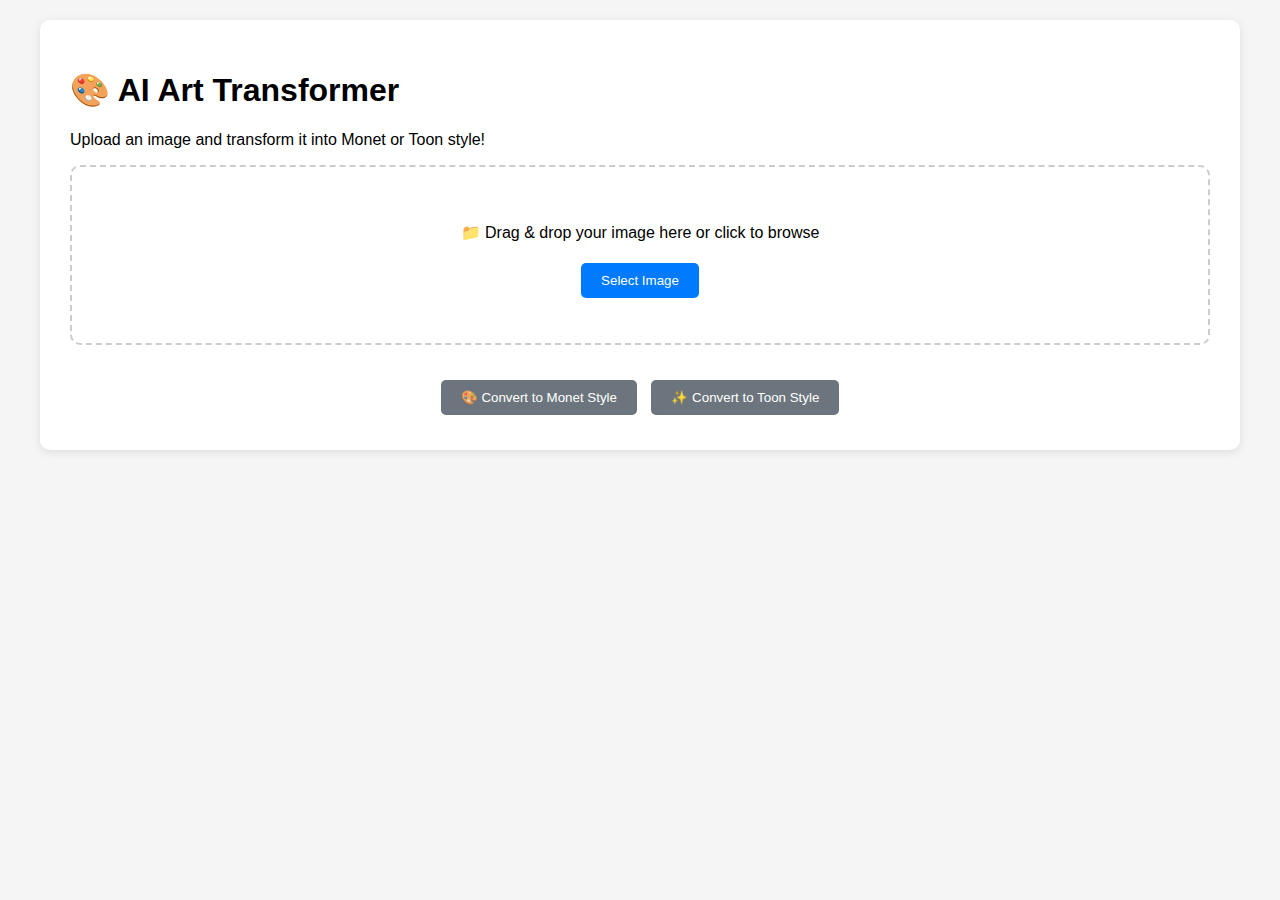
<file: Resources/style-transfer-app/app/templates/index.html>
<!DOCTYPE html>
<html lang="en">
<head>
    <meta charset="UTF-8">
    <meta name="viewport" content="width=device-width, initial-scale=1.0">
    <title>AI Art Transformer</title>
    <style>
        body {
            font-family: Arial, sans-serif;
            max-width: 1200px;
            margin: 0 auto;
            padding: 20px;
            background-color: #f5f5f5;
        }
        .container {
            background: white;
            padding: 30px;
            border-radius: 10px;
            box-shadow: 0 2px 10px rgba(0,0,0,0.1);
        }
        .upload-area {
            border: 2px dashed #ccc;
            border-radius: 10px;
            padding: 40px;
            text-align: center;
            margin-bottom: 30px;
            cursor: pointer;
        }
        .upload-area:hover {
            border-color: #007bff;
        }
        .btn {
            background: #007bff;
            color: white;
            border: none;
            padding: 10px 20px;
            border-radius: 5px;
            cursor: pointer;
            margin: 5px;
        }
        .btn:disabled {
            background: #6c757d;
            cursor: not-allowed;
        }
        .btn:hover:not(:disabled) {
            background: #0056b3;
        }
        .image-preview {
            max-width: 300px;
            max-height: 300px;
            margin: 20px auto;
            display: none;
        }
        .results {
            display: none;
            margin-top: 30px;
        }
        .result-image {
            max-width: 300px;
            max-height: 300px;
            margin: 10px;
            border: 2px solid #ddd;
            border-radius: 5px;
        }
        .loading {
            display: none;
            text-align: center;
            margin: 20px 0;
        }
        .spinner {
            border: 4px solid #f3f3f3;
            border-top: 4px solid #007bff;
            border-radius: 50%;
            width: 40px;
            height: 40px;
            animation: spin 2s linear infinite;
            margin: 0 auto;
        }
        @keyframes spin {
            0% { transform: rotate(0deg); }
            100% { transform: rotate(360deg); }
        }
    </style>
</head>
<body>
    <div class="container">
        <h1>🎨 AI Art Transformer</h1>
        <p>Upload an image and transform it into Monet or Toon style!</p>
        
        <div class="upload-area" id="uploadArea">
            <p>📁 Drag & drop your image here or click to browse</p>
            <input type="file" id="fileInput" accept="image/*" style="display: none;">
            <button class="btn" onclick="document.getElementById('fileInput').click()">
                Select Image
            </button>
        </div>
        
        <img id="imagePreview" class="image-preview" alt="Preview">
        
        <div style="text-align: center;">
            <button class="btn" id="monetBtn" onclick="convertToMonet()" disabled>
                🎨 Convert to Monet Style
            </button>
            <button class="btn" id="toonBtn" onclick="convertToToon()" disabled>
                ✨ Convert to Toon Style
            </button>
        </div>
        
        <div class="loading" id="loading">
            <div class="spinner"></div>
            <p>Processing your image... This may take 30-60 seconds.</p>
        </div>
        
        <div class="results" id="results">
            <h2>Results</h2>
            <div style="display: flex; justify-content: center; flex-wrap: wrap;">
                <div style="margin: 10px;">
                    <h3>Monet Style</h3>
                    <img id="monetResult" class="result-image" alt="Monet Result">
                    <br>
                    <button class="btn" onclick="downloadResult('monet')">Download Monet</button>
                </div>
                <div style="margin: 10px;">
                    <h3>Toon Style</h3>
                    <img id="toonResult" class="result-image" alt="Toon Result">
                    <br>
                    <button class="btn" onclick="downloadResult('toon')">Download Toon</button>
                </div>
            </div>
        </div>
    </div>

    <script>
        let currentFilename = null;
        
        const uploadArea = document.getElementById('uploadArea');
        const fileInput = document.getElementById('fileInput');
        
        uploadArea.addEventListener('click', () => fileInput.click());
        
        fileInput.addEventListener('change', (e) => {
            if (e.target.files.length > 0) {
                handleFile(e.target.files[0]);
            }
        });
        
        function handleFile(file) {
            if (!file.type.startsWith('image/')) {
                alert('Please select an image file.');
                return;
            }
            
            const formData = new FormData();
            formData.append('file', file);
            
            fetch('/upload', {
                method: 'POST',
                body: formData
            })
            .then(response => response.json())
            .then(data => {
                if (data.error) {
                    alert('Error: ' + data.error);
                    return;
                }
                
                currentFilename = data.filename;
                document.getElementById('monetBtn').disabled = false;
                document.getElementById('toonBtn').disabled = false;
                
                // Show preview
                const preview = document.getElementById('imagePreview');
                preview.src = URL.createObjectURL(file);
                preview.style.display = 'block';
                
                alert('File uploaded successfully! Now choose a conversion style.');
            })
            .catch(error => {
                console.error('Error:', error);
                alert('Upload failed: ' + error);
            });
        }
        
        function convertToMonet() {
            convertImage('monet');
        }
        
        function convertToToon() {
            convertImage('toon');
        }
        
        function convertImage(style) {
            if (!currentFilename) {
                alert('Please upload an image first.');
                return;
            }
            
            document.getElementById('loading').style.display = 'block';
            document.getElementById('monetBtn').disabled = true;
            document.getElementById('toonBtn').disabled = true;
            
            fetch(`/convert/${style}`, {
                method: 'POST',
                headers: {
                    'Content-Type': 'application/json',
                },
                body: JSON.stringify({ filename: currentFilename })
            })
            .then(response => response.json())
            .then(data => {
                document.getElementById('loading').style.display = 'none';
                
                if (data.error) {
                    alert('Conversion failed: ' + data.error);
                    document.getElementById('monetBtn').disabled = false;
                    document.getElementById('toonBtn').disabled = false;
                    return;
                }
                
                // Show result image
                const resultImg = document.getElementById(`${style}Result`);
                resultImg.src = `/image/${style}/${data.output_filename}?t=${new Date().getTime()}`;
                resultImg.style.display = 'block';
                
                document.getElementById('results').style.display = 'block';
            })
            .catch(error => {
                document.getElementById('loading').style.display = 'none';
                console.error('Error:', error);
                alert('Conversion failed: ' + error);
                document.getElementById('monetBtn').disabled = false;
                document.getElementById('toonBtn').disabled = false;
            });
        }
        
        function downloadResult(style) {
            const resultImg = document.getElementById(`${style}Result`);
            const filename = resultImg.src.split('/').pop().split('?')[0];
            window.open(`/download/${style}/${filename}`, '_blank');
        }
    </script>
</body>
</html>
</file>
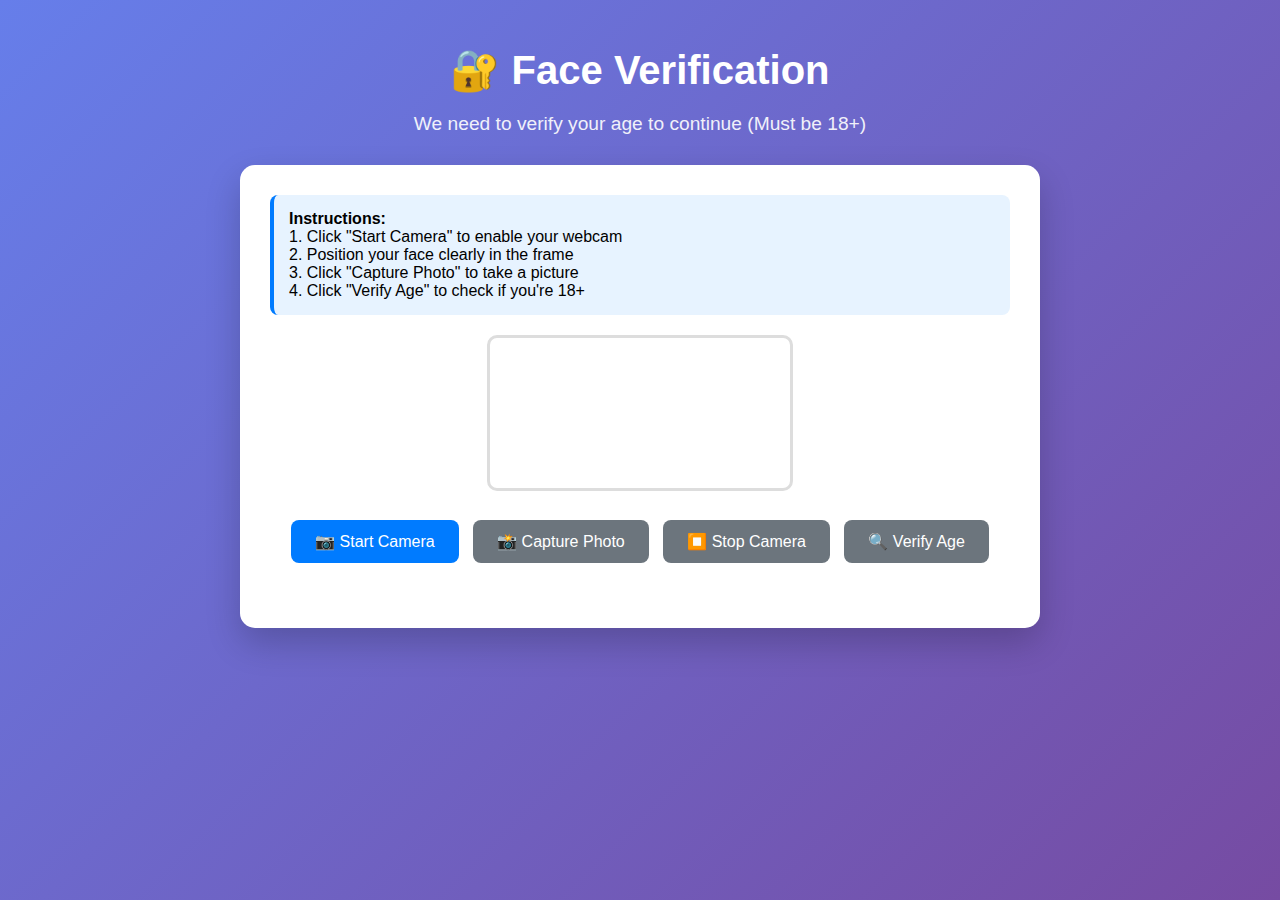
<file: Resources/age-predictor/app/templates/face_verification.html>
<!DOCTYPE html>
<html>
<head>
    <title>Face Verification - Age Check</title>
    <style>
        body {
            font-family: Arial, sans-serif;
            margin: 0;
            padding: 0;
            background: linear-gradient(135deg, #667eea 0%, #764ba2 100%);
            min-height: 100vh;
        }
        .verification-container {
            max-width: 800px;
            margin: 0 auto;
            padding: 20px;
        }
        .header {
            text-align: center;
            color: white;
            margin-bottom: 30px;
        }
        .header h1 {
            margin-bottom: 10px;
            font-size: 2.5em;
        }
        .header p {
            font-size: 1.2em;
            opacity: 0.9;
        }
        .verification-box {
            background: white;
            border-radius: 15px;
            padding: 30px;
            box-shadow: 0 15px 35px rgba(0,0,0,0.2);
        }
        .camera-section {
            text-align: center;
            margin-bottom: 30px;
        }
        .video-preview {
            max-width: 100%;
            max-height: 400px;
            border-radius: 10px;
            transform: scaleX(-1);
            border: 3px solid #ddd;
        }
        .capture-preview {
            max-width: 300px;
            max-height: 300px;
            border-radius: 10px;
            border: 3px solid #28a745;
            display: none;
        }
        .controls {
            margin: 20px 0;
        }
        .btn {
            padding: 12px 24px;
            border: none;
            border-radius: 8px;
            font-size: 16px;
            cursor: pointer;
            margin: 5px;
            transition: all 0.3s;
        }
        .btn-primary {
            background: #007bff;
            color: white;
        }
        .btn-primary:hover {
            background: #0056b3;
        }
        .btn-success {
            background: #28a745;
            color: white;
        }
        .btn-success:hover {
            background: #218838;
        }
        .btn-danger {
            background: #dc3545;
            color: white;
        }
        .btn-danger:hover {
            background: #c82333;
        }
        .btn:disabled {
            background: #6c757d;
            cursor: not-allowed;
        }
        .loading {
            display: none;
            text-align: center;
            margin: 20px 0;
        }
        .spinner {
            border: 4px solid #f3f3f3;
            border-top: 4px solid #007bff;
            border-radius: 50%;
            width: 40px;
            height: 40px;
            animation: spin 2s linear infinite;
            margin: 0 auto;
        }
        @keyframes spin {
            0% { transform: rotate(0deg); }
            100% { transform: rotate(360deg); }
        }
        .result-section {
            display: none;
            text-align: center;
            margin-top: 30px;
            padding: 20px;
            border-radius: 10px;
        }
        .result-verified {
            background: #d4edda;
            color: #155724;
            border: 2px solid #28a745;
        }
        .result-not-verified {
            background: #f8d7da;
            color: #721c24;
            border: 2px solid #dc3545;
        }
        .result-age {
            font-size: 2em;
            font-weight: bold;
            margin: 10px 0;
        }
        .result-message {
            font-size: 1.2em;
            margin: 10px 0;
        }
        .back-btn {
            background: #6c757d;
            color: white;
        }
        .back-btn:hover {
            background: #545b62;
        }
        .instructions {
            background: #e7f3ff;
            padding: 15px;
            border-radius: 8px;
            margin-bottom: 20px;
            border-left: 4px solid #007bff;
        }
    </style>
</head>
<body>
    <div class="verification-container">
        <div class="header">
            <h1>🔐 Face Verification</h1>
            <p>We need to verify your age to continue (Must be 18+)</p>
        </div>
        
        <div class="verification-box">
            <div class="instructions">
                <strong>Instructions:</strong><br>
                1. Click "Start Camera" to enable your webcam<br>
                2. Position your face clearly in the frame<br>
                3. Click "Capture Photo" to take a picture<br>
                4. Click "Verify Age" to check if you're 18+
            </div>
            
            <div class="camera-section">
                <video id="video" class="video-preview" autoplay playsinline></video>
                <img id="capturePreview" class="capture-preview" alt="Capture Preview">
                
                <div class="controls">
                    <button class="btn btn-primary" id="startCameraBtn" onclick="startCamera()">
                        📷 Start Camera
                    </button>
                    <button class="btn btn-success" id="captureBtn" onclick="capturePhoto()" disabled>
                        📸 Capture Photo
                    </button>
                    <button class="btn btn-danger" id="stopCameraBtn" onclick="stopCamera()" disabled>
                        ⏹️ Stop Camera
                    </button>
                    <button class="btn btn-primary" id="verifyBtn" onclick="verifyAge()" disabled>
                        🔍 Verify Age
                    </button>
                </div>
            </div>
            
            <div class="loading" id="loading">
                <div class="spinner"></div>
                <p>DeepFace is analyzing your age... Please wait</p>
                <p><small>Using the same AI model as Colab notebook</small></p>
            </div>
            
            <div id="resultSection" class="result-section">
                <div id="resultContent"></div>
                <div style="margin-top: 20px;">
                    <button class="btn btn-primary" onclick="retryVerification()">
                        🔄 Try Again
                    </button>
                    <button class="btn back-btn" onclick="goToLogin()">
                        ↩ Back to Login
                    </button>
                </div>
            </div>
        </div>
    </div>

    <canvas id="canvas" style="display: none;"></canvas>

    <script>
        let stream = null;
        let capturedPhoto = null;

        async function startCamera() {
            try {
                stream = await navigator.mediaDevices.getUserMedia({ 
                    video: { 
                        facingMode: 'user',
                        width: { ideal: 1280 },
                        height: { ideal: 720 }
                    }, 
                    audio: false 
                });
                
                const video = document.getElementById('video');
                video.srcObject = stream;
                video.style.display = 'block';
                
                document.getElementById('startCameraBtn').disabled = true;
                document.getElementById('captureBtn').disabled = false;
                document.getElementById('stopCameraBtn').disabled = false;
                document.getElementById('verifyBtn').disabled = true;
                
            } catch (error) {
                alert('Error accessing camera: ' + error.message);
            }
        }
        
        function stopCamera() {
            if (stream) {
                stream.getTracks().forEach(track => track.stop());
                stream = null;
            }
            
            const video = document.getElementById('video');
            video.style.display = 'none';
            video.srcObject = null;
            
            document.getElementById('startCameraBtn').disabled = false;
            document.getElementById('captureBtn').disabled = true;
            document.getElementById('stopCameraBtn').disabled = true;
            document.getElementById('verifyBtn').disabled = true;
            
            const capturePreview = document.getElementById('capturePreview');
            capturePreview.style.display = 'none';
            capturedPhoto = null;
        }
        
        function capturePhoto() {
            const video = document.getElementById('video');
            const canvas = document.getElementById('canvas');
            const context = canvas.getContext('2d');
            
            canvas.width = video.videoWidth;
            canvas.height = video.videoHeight;
            
            context.drawImage(video, 0, 0, canvas.width, canvas.height);
            
            canvas.toBlob(function(blob) {
                capturedPhoto = blob;
                
                const capturePreview = document.getElementById('capturePreview');
                capturePreview.src = URL.createObjectURL(blob);
                capturePreview.style.display = 'block';
                
                document.getElementById('verifyBtn').disabled = false;
                
                // Hide video, show capture preview
                video.style.display = 'none';
                
                alert('Photo captured! Click "Verify Age" to check if you are 18+.');
            }, 'image/jpeg', 0.95);
        }
        
        function verifyAge() {
            if (!capturedPhoto) {
                alert('Please capture a photo first.');
                return;
            }
            
            showLoading(true);
            document.getElementById('verifyBtn').disabled = true;
            
            // Convert blob to file
            const file = new File([capturedPhoto], 'face_verification.jpg', { type: 'image/jpeg' });
            
            const formData = new FormData();
            formData.append('file', file);
            
            fetch('/verify-face', {
                method: 'POST',
                body: formData
            })
            .then(response => response.json())
            .then(data => {
                showLoading(false);
                showResult(data);
            })
            .catch(error => {
                showLoading(false);
                document.getElementById('verifyBtn').disabled = false;
                alert('Verification failed: ' + error);
            });
        }
        
        function showLoading(show) {
            document.getElementById('loading').style.display = show ? 'block' : 'none';
        }
        
        function showResult(data) {
            const resultSection = document.getElementById('resultSection');
            const resultContent = document.getElementById('resultContent');
            
            if (data.success) {
                const isVerified = data.verified;
                const age = data.age;
                
                if (isVerified) {
                    resultSection.className = 'result-section result-verified';
                    resultContent.innerHTML = `
                        <div style="font-size: 4em;">✅</div>
                        <div class="result-age">Age: ${age} years</div>
                        <div class="result-message"><strong>VERIFICATION SUCCESSFUL!</strong></div>
                        <p>You are ${age} years old and meet the age requirement (18+).</p>
                        <button class="btn btn-success" onclick="proceedToDashboard()" style="margin-top: 15px;">
                            🚀 Continue to Dashboard
                        </button>
                    `;
                } else {
                    resultSection.className = 'result-section result-not-verified';
                    resultContent.innerHTML = `
                        <div style="font-size: 4em;">❌</div>
                        <div class="result-age">Age: ${age} years</div>
                        <div class="result-message"><strong>VERIFICATION FAILED</strong></div>
                        <p>You are ${age} years old. You must be 18+ to continue.</p>
                        <p><small>If this is incorrect, please try again with better lighting.</small></p>
                    `;
                }
            } else {
                resultSection.className = 'result-section result-not-verified';
                resultContent.innerHTML = `
                    <div style="font-size: 4em;">⚠️</div>
                    <div class="result-message"><strong>VERIFICATION ERROR</strong></div>
                    <p>${data.error}</p>
                    <p><small>Please ensure your face is clearly visible and try again.</small></p>
                `;
            }
            
            resultSection.style.display = 'block';
            resultSection.scrollIntoView({ behavior: 'smooth' });
        }
        
        function retryVerification() {
            // Reset everything
            document.getElementById('resultSection').style.display = 'none';
            document.getElementById('capturePreview').style.display = 'none';
            document.getElementById('verifyBtn').disabled = true;
            capturedPhoto = null;
            
            // Restart camera
            stopCamera();
            setTimeout(startCamera, 500);
        }
        
function proceedToDashboard() {
    // Store user data in localStorage
    const age = verificationData ? verificationData.age : 'N/A';
    localStorage.setItem('aiDashboardUser', 'Face Verified User');
    localStorage.setItem('aiDashboardAge', age);
    localStorage.setItem('aiDashboardVerified', 'true');
    
    // Redirect to Flask route, not HTML file
    window.location.href = '/dashboard';
}
        
        function goToLogin() {
            window.location.href = '/';
        }

        // Stop camera when leaving page
        window.addEventListener('beforeunload', stopCamera);
    </script>
</body>
</html>
</file>
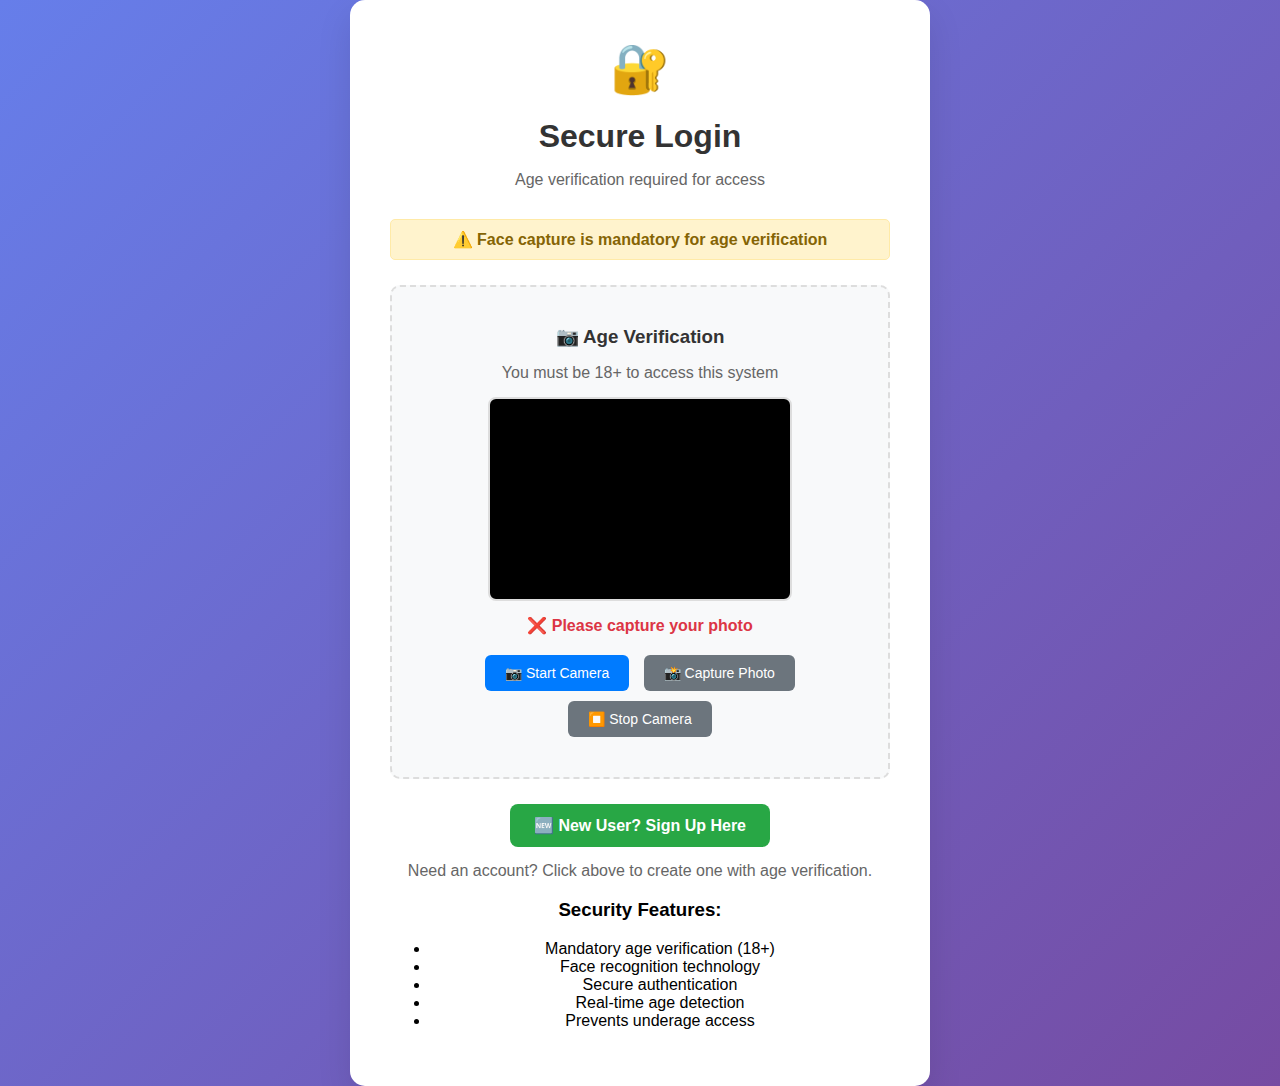
<file: Resources/age-predictor/app/templates/login.html>
<!DOCTYPE html>
<html>
<head>
    <title>Login - Age Verification System</title>
    <style>
        body {
            font-family: Arial, sans-serif;
            background: linear-gradient(135deg, #667eea 0%, #764ba2 100%);
            margin: 0;
            padding: 0;
            display: flex;
            justify-content: center;
            align-items: center;
            min-height: 100vh;
        }
        .login-container {
            background: white;
            padding: 40px;
            border-radius: 15px;
            box-shadow: 0 15px 35px rgba(0,0,0,0.1);
            width: 100%;
            max-width: 500px;
            text-align: center;
        }
        .logo {
            font-size: 48px;
            margin-bottom: 20px;
        }
        h1 {
            color: #333;
            margin-bottom: 10px;
        }
        .subtitle {
            color: #666;
            margin-bottom: 30px;
        }
        .login-form {
            text-align: left;
        }
        .form-group {
            margin-bottom: 20px;
        }
        label {
            display: block;
            margin-bottom: 5px;
            color: #333;
            font-weight: bold;
        }
        input[type="text"],
        input[type="password"] {
            width: 100%;
            padding: 12px;
            border: 2px solid #ddd;
            border-radius: 8px;
            font-size: 16px;
            transition: border-color 0.3s;
            box-sizing: border-box;
        }
        input[type="text"]:focus,
        input[type="password"]:focus {
            border-color: #667eea;
            outline: none;
        }
        .login-btn {
            width: 100%;
            padding: 15px;
            background: #667eea;
            color: white;
            border: none;
            border-radius: 8px;
            font-size: 16px;
            cursor: pointer;
            transition: all 0.3s;
            margin-top: 10px;
            font-weight: bold;
        }
        .login-btn:hover:not(:disabled) {
            background: #5a6fd8;
            transform: translateY(-2px);
        }
        .login-btn:disabled {
            background: #6c757d;
            cursor: not-allowed;
            transform: none;
        }
        .login-btn-enabled {
            background: #28a745;
        }
        .login-btn-enabled:hover {
            background: #218838;
        }
        
        /* Camera Section Styles */
        .camera-section {
            margin: 25px 0;
            padding: 20px;
            background: #f8f9fa;
            border-radius: 10px;
            border: 2px dashed #ddd;
        }
        .camera-section h3 {
            margin-bottom: 15px;
            color: #333;
            text-align: center;
        }
        .video-preview {
            width: 100%;
            max-width: 300px;
            height: 200px;
            border-radius: 8px;
            border: 2px solid #ddd;
            transform: scaleX(-1);
            margin: 0 auto 15px;
            display: block;
            background: #000;
        }
        .capture-preview {
            width: 100%;
            max-width: 300px;
            max-height: 200px;
            border-radius: 8px;
            border: 3px solid #28a745;
            margin: 0 auto 15px;
            display: none;
        }
        .camera-controls {
            text-align: center;
            margin: 15px 0;
        }
        .btn {
            padding: 10px 20px;
            border: none;
            border-radius: 6px;
            font-size: 14px;
            cursor: pointer;
            margin: 5px;
            transition: all 0.3s;
        }
        .btn-primary {
            background: #007bff;
            color: white;
        }
        .btn-primary:hover {
            background: #0056b3;
        }
        .btn-success {
            background: #28a745;
            color: white;
        }
        .btn-success:hover {
            background: #218838;
        }
        .btn-danger {
            background: #dc3545;
            color: white;
        }
        .btn-danger:hover {
            background: #c82333;
        }
        .btn:disabled {
            background: #6c757d;
            cursor: not-allowed;
        }
        
        /* Age Verification Result */
        .verification-result {
            margin: 15px 0;
            padding: 15px;
            border-radius: 8px;
            text-align: center;
            display: none;
        }
        .verification-success {
            background: #d4edda;
            border: 2px solid #28a745;
            color: #155724;
        }
        .verification-failed {
            background: #f8d7da;
            border: 2px solid #dc3545;
            color: #721c24;
        }
        .age-display {
            font-size: 24px;
            font-weight: bold;
            margin: 10px 0;
        }
        .verification-status {
            font-size: 18px;
            font-weight: bold;
            margin: 10px 0;
        }
        
        .capture-status {
            text-align: center;
            margin: 10px 0;
            font-weight: bold;
        }
        .status-pending {
            color: #dc3545;
        }
        .status-completed {
            color: #28a745;
        }
        .mandatory-notice {
            background: #fff3cd;
            border: 1px solid #ffeaa7;
            border-radius: 5px;
            padding: 10px;
            margin: 15px 0;
            text-align: center;
            font-weight: bold;
            color: #856404;
        }
        
        .loading {
            display: none;
            text-align: center;
            margin: 10px 0;
        }
        .spinner {
            border: 3px solid #f3f3f3;
            border-top: 3px solid #007bff;
            border-radius: 50%;
            width: 30px;
            height: 30px;
            animation: spin 1s linear infinite;
            margin: 0 auto;
        }
        @keyframes spin {
            0% { transform: rotate(0deg); }
            100% { transform: rotate(360deg); }
        }
        
        .access-denied {
            background: #f8d7da;
            border: 2px solid #dc3545;
            color: #721c24;
            padding: 15px;
            border-radius: 8px;
            text-align: center;
            margin: 15px 0;
            display: none;
        }
    </style>
</head>
<body>
    <div class="login-container">
        <div class="logo">🔐</div>
        <h1>Secure Login</h1>
        <p class="subtitle">Age verification required for access</p>
        
        <div class="mandatory-notice">
            ⚠️ Face capture is mandatory for age verification
        </div>
        
        <!-- Camera Section - Mandatory for all users -->
        <div class="camera-section">
            <h3>📷 Age Verification</h3>
            <p style="text-align: center; margin-bottom: 15px; color: #666;">
                You must be 18+ to access this system
            </p>
            
            <video id="video" class="video-preview" autoplay playsinline></video>
            <img id="capturePreview" class="capture-preview" alt="Capture Preview">
            
            <div class="capture-status">
                <span id="captureStatus" class="status-pending">❌ Please capture your photo</span>
            </div>
            
            <div class="camera-controls">
                <button class="btn btn-primary" id="startCameraBtn" onclick="startCamera()">
                    📷 Start Camera
                </button>
                <button class="btn btn-success" id="captureBtn" onclick="capturePhoto()" disabled>
                    📸 Capture Photo
                </button>
                <button class="btn btn-danger" id="stopCameraBtn" onclick="stopCamera()" disabled>
                    ⏹️ Stop Camera
                </button>
            </div>
            
            <!-- Age Verification Result -->
            <div id="verificationResult" class="verification-result">
                <div id="verificationIcon" style="font-size: 40px; margin-bottom: 10px;"></div>
                <div class="verification-status" id="verificationStatus"></div>
                <div class="age-display" id="ageDisplay"></div>
                <div id="verificationMessage"></div>
            </div>
            
            <!-- Access Denied Message -->
            <div id="accessDenied" class="access-denied">
                <div style="font-size: 40px; margin-bottom: 10px;">🚫</div>
                <h3>ACCESS DENIED</h3>
                <p>You must be 18 years or older to access this system.</p>
                <p><strong>If this is incorrect, please try again with better lighting.</strong></p>
            </div>
            
            <div class="loading" id="verificationLoading">
                <div class="spinner"></div>
                <p>Verifying age... Please wait</p>
            </div>
        </div>
        
        <!-- Login Form - Only shown after age verification -->
        <div class="login-form" id="loginForm" style="display: none;">
            <h3 style="text-align: center; color: #28a745; margin-bottom: 20px;">✅ Age Verified - Please Login</h3>
            
            <div class="form-group">
                <label for="username">Username</label>
                <input type="text" id="username" placeholder="Enter your username">
            </div>
            
            <div class="form-group">
                <label for="password">Password</label>
                <input type="password" id="password" placeholder="Enter your password">
            </div>
            
            <button class="login-btn" id="loginBtn" onclick="traditionalLogin()">
                🔐 Login to System
            </button>
        </div>
        
        <!-- Simple redirect button for signup -->
        <div style="text-align: center; margin-top: 20px;">
            <button onclick="goToSignup()" style="
                background: #28a745;
                color: white;
                border: none;
                border-radius: 8px;
                padding: 12px 24px;
                font-size: 16px;
                cursor: pointer;
                font-weight: bold;
                transition: all 0.3s;
            ">
                🆕 New User? Sign Up Here
            </button>
            
            <p style="margin-top: 15px; color: #666;">
                Need an account? Click above to create one with age verification.
            </p>
        </div>

        <div class="features">
            <h3>Security Features:</h3>
            <ul>
                <li>Mandatory age verification (18+)</li>
                <li>Face recognition technology</li>
                <li>Secure authentication</li>
                <li>Real-time age detection</li>
                <li>Prevents underage access</li>
            </ul>
        </div>
    </div>

    <canvas id="canvas" style="display: none;"></canvas>

    <script>
        let stream = null;
        let capturedPhoto = null;
        let isPhotoCaptured = false;
        let verificationData = null;

        function updateLoginButton() {
            const loginBtn = document.getElementById('loginBtn');
            const loginForm = document.getElementById('loginForm');
            
            if (verificationData && verificationData.success && verificationData.verified) {
                // Age 18+ verified - show login form
                loginForm.style.display = 'block';
                loginBtn.disabled = false;
                loginBtn.classList.add('login-btn-enabled');
            } else {
                // Age verification failed or not completed - hide login form
                loginForm.style.display = 'none';
                loginBtn.disabled = true;
                loginBtn.classList.remove('login-btn-enabled');
            }
        }

        function showVerificationResult(data) {
            const resultElement = document.getElementById('verificationResult');
            const iconElement = document.getElementById('verificationIcon');
            const statusElement = document.getElementById('verificationStatus');
            const ageElement = document.getElementById('ageDisplay');
            const messageElement = document.getElementById('verificationMessage');
            const accessDeniedElement = document.getElementById('accessDenied');
            
            // Hide access denied message initially
            accessDeniedElement.style.display = 'none';
            
            if (data.success) {
                const isVerified = data.verified;
                const age = data.age;
                
                verificationData = data;
                
                if (isVerified) {
                    // Success - 18+
                    resultElement.className = 'verification-result verification-success';
                    iconElement.innerHTML = '✅';
                    statusElement.textContent = 'AGE VERIFIED - 18+';
                    ageElement.textContent = `Detected Age: ${age} years`;
                    ageElement.style.color = '#155724';
                    messageElement.textContent = 'You meet the age requirement. Please proceed with login.';
                    messageElement.style.color = '#155724';
                    
                    // Show login form
                    updateLoginButton();
                    
                } else {
                    // Failed - Under 18
                    resultElement.className = 'verification-result verification-failed';
                    iconElement.innerHTML = '❌';
                    statusElement.textContent = 'AGE VERIFICATION FAILED';
                    ageElement.textContent = `Detected Age: ${age} years`;
                    ageElement.style.color = '#721c24';
                    messageElement.textContent = 'You must be 18+ to continue.';
                    messageElement.style.color = '#721c24';
                    
                    // Show access denied message
                    accessDeniedElement.style.display = 'block';
                    
                    // Hide login form
                    updateLoginButton();
                }
                
                resultElement.style.display = 'block';
                
            } else {
                // Error case
                resultElement.className = 'verification-result verification-failed';
                iconElement.innerHTML = '⚠️';
                statusElement.textContent = 'VERIFICATION ERROR';
                ageElement.textContent = '';
                messageElement.textContent = data.error || 'Failed to verify age. Please try again.';
                resultElement.style.display = 'block';
                
                // Hide login form
                updateLoginButton();
            }
        }

        function hideVerificationResult() {
            document.getElementById('verificationResult').style.display = 'none';
            document.getElementById('accessDenied').style.display = 'none';
            verificationData = null;
            updateLoginButton();
        }

        function showLoading(show) {
            document.getElementById('verificationLoading').style.display = show ? 'block' : 'none';
        }

        async function startCamera() {
            try {
                hideVerificationResult();
                stream = await navigator.mediaDevices.getUserMedia({ 
                    video: { 
                        facingMode: 'user',
                        width: { ideal: 640 },
                        height: { ideal: 480 }
                    }, 
                    audio: false 
                });
                
                const video = document.getElementById('video');
                video.srcObject = stream;
                video.style.display = 'block';
                
                document.getElementById('startCameraBtn').disabled = true;
                document.getElementById('captureBtn').disabled = false;
                document.getElementById('stopCameraBtn').disabled = false;
                
                // Hide capture preview if showing
                document.getElementById('capturePreview').style.display = 'none';
                
                // Update status
                document.getElementById('captureStatus').textContent = '✅ Camera active - Ready to capture';
                document.getElementById('captureStatus').className = 'status-completed';
                
            } catch (error) {
                alert('Error accessing camera: ' + error.message + '\n\nPlease allow camera access to continue.');
                document.getElementById('captureStatus').textContent = '❌ Camera access denied';
                document.getElementById('captureStatus').className = 'status-pending';
            }
        }
        
        function stopCamera() {
            if (stream) {
                stream.getTracks().forEach(track => track.stop());
                stream = null;
            }
            
            const video = document.getElementById('video');
            video.style.display = 'none';
            video.srcObject = null;
            
            document.getElementById('startCameraBtn').disabled = false;
            document.getElementById('captureBtn').disabled = true;
            document.getElementById('stopCameraBtn').disabled = true;
            
            document.getElementById('captureStatus').textContent = '❌ Camera stopped';
            document.getElementById('captureStatus').className = 'status-pending';
        }
        
        function capturePhoto() {
            const video = document.getElementById('video');
            const canvas = document.getElementById('canvas');
            const context = canvas.getContext('2d');
            
            canvas.width = video.videoWidth;
            canvas.height = video.videoHeight;
            
            context.drawImage(video, 0, 0, canvas.width, canvas.height);
            
            canvas.toBlob(function(blob) {
                capturedPhoto = blob;
                isPhotoCaptured = true;
                
                const capturePreview = document.getElementById('capturePreview');
                capturePreview.src = URL.createObjectURL(blob);
                capturePreview.style.display = 'block';
                
                // Hide video, show capture preview
                video.style.display = 'none';
                
                // Stop camera after capture
                stopCamera();
                
                // Update status
                document.getElementById('captureStatus').textContent = '✅ Photo captured - Verifying age...';
                document.getElementById('captureStatus').className = 'status-completed';
                
                // Automatically verify the captured photo
                verifyCapturedPhoto();
                
            }, 'image/jpeg', 0.95);
        }
        
        async function traditionalLogin() {
            if (!verificationData || !verificationData.verified) {
                alert('Please complete age verification first. You must be 18+ to login.');
                return;
            }
            
            const email = document.getElementById('username').value.trim().toLowerCase();
            const password = document.getElementById('password').value;
            
            if (!email || !password) {
                alert('Please enter both email and password');
                return;
            }
            
            // Show loading state
            const loginBtn = document.getElementById('loginBtn');
            const originalText = loginBtn.innerHTML;
            loginBtn.disabled = true;
            loginBtn.innerHTML = '🔐 Logging in...';
            
            try {
                console.log('🔐 Attempting login for:', email);
                
                const response = await fetch('/api/login', {
                    method: 'POST',
                    headers: {
                        'Content-Type': 'application/json',
                    },
                    body: JSON.stringify({
                        email: email,
                        password: password
                    })
                });
                
                const result = await response.json();
                console.log('📥 Login response:', result);
                
                if (result.success) {
                    // Store user data for dashboard
                    localStorage.setItem('aiDashboardUser', result.user.name);
                    localStorage.setItem('aiDashboardEmail', result.user.email);
                    localStorage.setItem('aiDashboardAge', result.user.age || verificationData.age);
                    localStorage.setItem('aiDashboardVerified', 'true');
                    localStorage.setItem('user_id', result.user.id);
                    localStorage.setItem('logged_in', 'true');
                    localStorage.setItem('login_timestamp', new Date().toISOString());
                    
                    // Show success message
                    const successMsg = `✅ Login successful!\nWelcome ${result.user.name}!\nAge verified: ${result.user.age} years\n\nRedirecting to Dashboard...`;
                    alert(successMsg);
                    
                    console.log('✅ Login successful, redirecting to dashboard');
                    
                    // Redirect to dashboard
                    setTimeout(() => {
                        window.location.href = '/dashboard';
                    }, 800);
                    
                } else {
                    alert('Login failed: ' + result.error);
                    loginBtn.disabled = false;
                    loginBtn.innerHTML = originalText;
                }
                
            } catch (error) {
                console.error('❌ Login error:', error);
                alert('Login failed. Please try again or check your connection.');
                loginBtn.disabled = false;
                loginBtn.innerHTML = originalText;
            }
        }
        
        function verifyCapturedPhoto() {
            return new Promise((resolve, reject) => {
                if (!capturedPhoto) {
                    reject('No photo captured');
                    return;
                }
                
                showLoading(true);
                hideVerificationResult();
                
                // Convert blob to file
                const file = new File([capturedPhoto], 'login_verification.jpg', { type: 'image/jpeg' });
                
                const formData = new FormData();
                formData.append('file', file);
                
                fetch('/verify-face', {
                    method: 'POST',
                    body: formData
                })
                .then(response => response.json())
                .then(data => {
                    showLoading(false);
                    
                    if (data.success) {
                        showVerificationResult(data);
                        resolve(data);
                    } else {
                        showVerificationResult(data);
                        reject(data.error || 'Verification failed');
                    }
                })
                .catch(error => {
                    showLoading(false);
                    showVerificationResult({success: false, error: 'Network error: ' + error});
                    reject(error);
                });
            });
        }
        
        function resetPhotoCapture() {
            capturedPhoto = null;
            isPhotoCaptured = false;
            verificationData = null;
            document.getElementById('capturePreview').style.display = 'none';
            document.getElementById('capturePreview').src = '';
            hideVerificationResult();
            updateLoginButton();
            
            document.getElementById('captureStatus').textContent = '❌ Please capture your photo';
            document.getElementById('captureStatus').className = 'status-pending';
            
            // Restart camera
            setTimeout(startCamera, 500);
        }
        
        // SIGNUP FUNCTION - ADD THIS
        function goToSignup() {
            // If we have a captured photo, save it for signup page
            if (capturedPhoto) {
                // Convert blob to data URL for passing to signup page
                const reader = new FileReader();
                reader.onload = function(e) {
                    localStorage.setItem('capturedPhotoData', e.target.result);
                    localStorage.setItem('capturedPhotoTimestamp', new Date().toISOString());
                    window.location.href = '/signup';
                };
                reader.readAsDataURL(capturedPhoto);
            } else {
                // No photo captured, just go to signup
                window.location.href = '/signup';
            }
        }
        
        // Allow Enter key to submit login
        document.getElementById('password').addEventListener('keypress', function(e) {
            if (e.key === 'Enter') {
                traditionalLogin();
            }
        });
        
        // Initialize button states
        updateLoginButton();
        
        // Auto-start camera when page loads
        window.addEventListener('load', function() {
            setTimeout(startCamera, 1000);
        });
        
        // Stop camera when leaving page
        window.addEventListener('beforeunload', stopCamera);
    </script>
</body>
</html>
</file>
